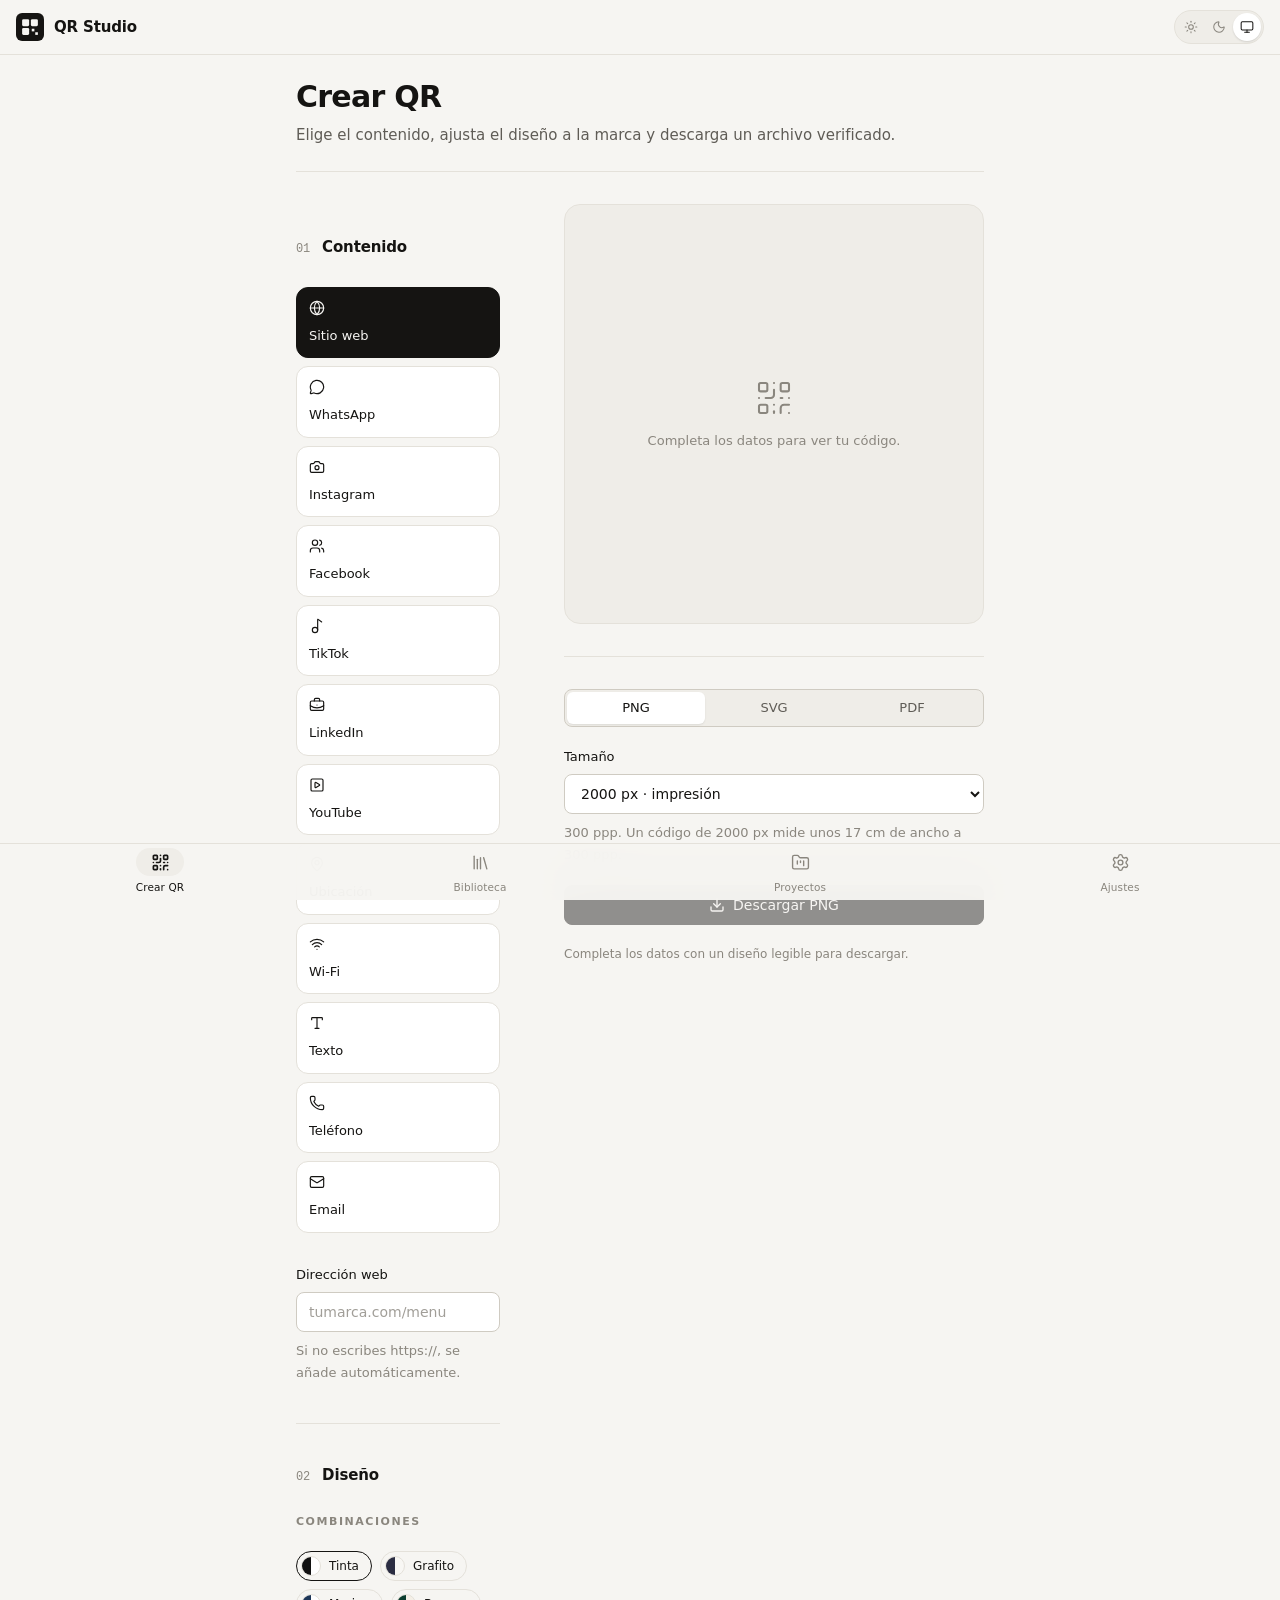
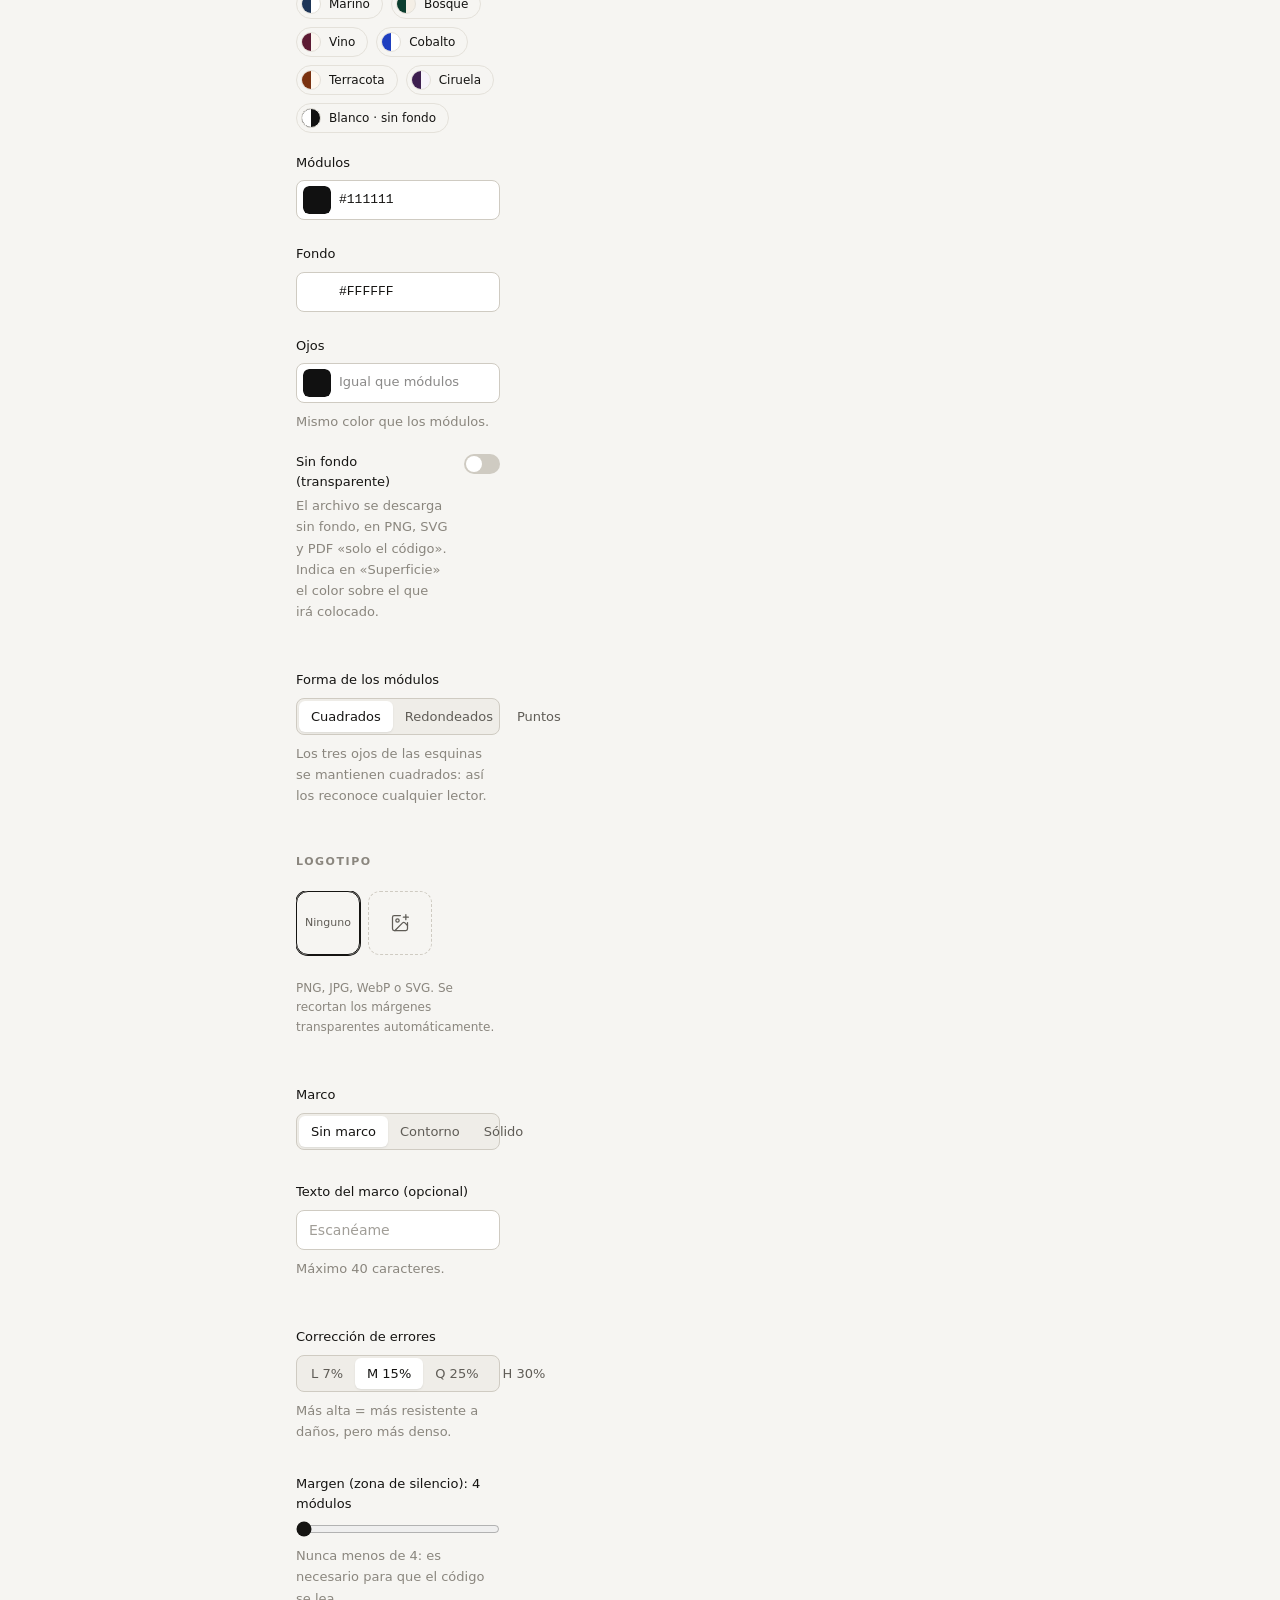
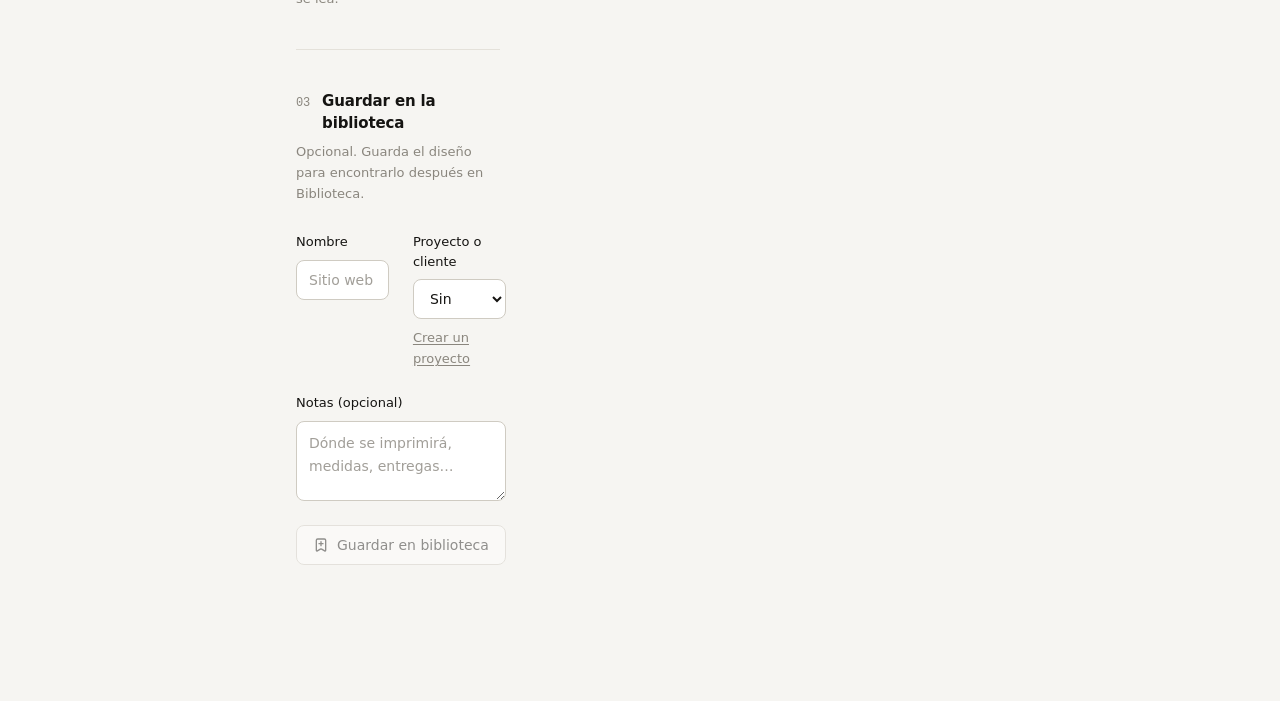
<file: app/index.html>
<!doctype html>
<html lang="es">
  <head>
    <meta charset="UTF-8" />
    <link rel="icon" type="image/svg+xml" href="./favicon.svg" />
    <meta name="viewport" content="width=device-width, initial-scale=1.0, viewport-fit=cover" />
    <meta name="color-scheme" content="light dark" />
    <title>QR Studio</title>
    <meta name="description" content="Crea códigos QR profesionales con el estilo de tu marca." />
    <meta name="robots" content="noindex, nofollow" />
    <link rel="manifest" href="./manifest.webmanifest" />
    <link rel="apple-touch-icon" href="./apple-touch-icon.png" />
    <meta name="apple-mobile-web-app-capable" content="yes" />
    <meta name="mobile-web-app-capable" content="yes" />
    <meta name="apple-mobile-web-app-title" content="QR Studio" />
    <meta name="apple-mobile-web-app-status-bar-style" content="black-translucent" />
    <meta name="theme-color" media="(prefers-color-scheme: light)" content="#f6f5f2" />
    <meta name="theme-color" media="(prefers-color-scheme: dark)" content="#121211" />
    <script>
      // Aplica el tema elegido antes de pintar la página (evita un destello del tema equivocado).
      try {
        var t = localStorage.getItem('qrstudio-theme')
        if (t === 'light' || t === 'dark') document.documentElement.setAttribute('data-theme', t)
      } catch (e) {}
    </script>
    <script type="module" crossorigin src="./assets/index-q4RTtWBk.js"></script>
    <link rel="modulepreload" crossorigin href="./assets/rolldown-runtime-XKyaHtl9.js">
    <link rel="stylesheet" crossorigin href="./assets/index-DRtiy42S.css">
  </head>
  <body>
    <div id="root"></div>
    <script>
      // En las apps nativas los archivos ya vienen dentro de la app: no hace falta.
      if ('serviceWorker' in navigator && !window.Capacitor) addEventListener('load', function () { navigator.serviceWorker.register('./sw.js') })
    </script>
  </body>
</html>
</file>
<file: app/assets/index-DRtiy42S.css>
/*! tailwindcss v4.3.5 | MIT License | https://tailwindcss.com */
@layer properties{@supports (((-webkit-hyphens:none)) and (not (margin-trim:block))) or ((-moz-orient:inline) and (not (color:rgb(from red r g b)))){*,:before,:after,::backdrop{--tw-translate-x:0;--tw-translate-y:0;--tw-translate-z:0;--tw-divide-y-reverse:0;--tw-border-style:solid;--tw-leading:initial;--tw-font-weight:initial;--tw-tracking:initial;--tw-shadow:0 0 #0000;--tw-shadow-color:initial;--tw-shadow-alpha:100%;--tw-inset-shadow:0 0 #0000;--tw-inset-shadow-color:initial;--tw-inset-shadow-alpha:100%;--tw-ring-color:initial;--tw-ring-shadow:0 0 #0000;--tw-inset-ring-color:initial;--tw-inset-ring-shadow:0 0 #0000;--tw-ring-inset:initial;--tw-ring-offset-width:0px;--tw-ring-offset-color:#fff;--tw-ring-offset-shadow:0 0 #0000;--tw-outline-style:solid;--tw-backdrop-blur:initial;--tw-backdrop-brightness:initial;--tw-backdrop-contrast:initial;--tw-backdrop-grayscale:initial;--tw-backdrop-hue-rotate:initial;--tw-backdrop-invert:initial;--tw-backdrop-opacity:initial;--tw-backdrop-saturate:initial;--tw-backdrop-sepia:initial;--tw-duration:initial}}}@layer theme{:root,:host{--font-sans:"Segoe UI Variable Text", "Segoe UI", ui-sans-serif, system-ui, -apple-system, sans-serif;--font-mono:"Cascadia Mono", ui-monospace, "SF Mono", Consolas, monospace;--color-black:#000;--color-white:#fff;--spacing:.25rem;--container-sm:24rem;--container-md:28rem;--container-2xl:42rem;--text-xs:.75rem;--text-xs--line-height:calc(1 / .75);--text-sm:.875rem;--text-sm--line-height:calc(1.25 / .875);--text-lg:1.125rem;--text-lg--line-height:calc(1.75 / 1.125);--text-3xl:1.875rem;--text-3xl--line-height:calc(2.25 / 1.875);--text-4xl:2.25rem;--text-4xl--line-height:calc(2.5 / 2.25);--text-5xl:3rem;--text-5xl--line-height:1;--font-weight-normal:400;--font-weight-medium:500;--font-weight-semibold:600;--tracking-wide:.025em;--leading-snug:1.375;--leading-relaxed:1.625;--radius-md:.375rem;--radius-lg:.5rem;--radius-xl:.75rem;--radius-2xl:1rem;--animate-spin:spin 1s linear infinite;--animate-pulse:pulse 2s cubic-bezier(.4, 0, .6, 1) infinite;--blur-xl:24px;--default-transition-duration:.15s;--default-transition-timing-function:cubic-bezier(.4, 0, .2, 1);--default-font-family:var(--font-sans);--default-mono-font-family:var(--font-mono);--font-display:"Segoe UI Variable Display", "Segoe UI", ui-sans-serif, system-ui, -apple-system, sans-serif;--color-canvas:#f6f5f2;--color-surface:#fff;--color-sunken:#efede8;--color-ink:#151412;--color-ink-muted:#5f5c56;--color-ink-subtle:#8a867e;--color-line:#e4e1da;--color-line-strong:#cfcbc2;--color-accent:#2f4bdb;--color-ok:#1f7a4d;--color-ok-soft:#e6f2ec;--color-warn:#96520a;--color-warn-soft:#fbf0e0;--color-danger:#b42318;--color-danger-soft:#fbe9e7}}@layer base{*,:after,:before,::backdrop{box-sizing:border-box;border:0 solid;margin:0;padding:0}::file-selector-button{box-sizing:border-box;border:0 solid;margin:0;padding:0}html,:host{-webkit-text-size-adjust:100%;tab-size:4;line-height:1.5;font-family:var(--default-font-family,-apple-system, BlinkMacSystemFont, "Segoe UI", Roboto, "Helvetica Neue", "Noto Sans", Arial, sans-serif, "Apple Color Emoji", "Segoe UI Emoji", "Segoe UI Symbol", "Noto Color Emoji");font-feature-settings:var(--default-font-feature-settings,normal);font-variation-settings:var(--default-font-variation-settings,normal);-webkit-tap-highlight-color:transparent}hr{height:0;color:inherit;border-top-width:1px}abbr:where([title]){-webkit-text-decoration:underline dotted;text-decoration:underline dotted}h1,h2,h3,h4,h5,h6{font-size:inherit;font-weight:inherit}a{color:inherit;-webkit-text-decoration:inherit;-webkit-text-decoration:inherit;-webkit-text-decoration:inherit;-webkit-text-decoration:inherit;text-decoration:inherit}b,strong{font-weight:bolder}code,kbd,samp,pre{font-family:var(--default-mono-font-family,ui-monospace, SFMono-Regular, Menlo, Monaco, Consolas, "Liberation Mono", "Courier New", monospace);font-feature-settings:var(--default-mono-font-feature-settings,normal);font-variation-settings:var(--default-mono-font-variation-settings,normal);font-size:1em}small{font-size:80%}sub,sup{vertical-align:baseline;font-size:75%;line-height:0;position:relative}sub{bottom:-.25em}sup{top:-.5em}table{text-indent:0;border-color:inherit;border-collapse:collapse}:-moz-focusring:where(:not(iframe)){outline:auto}progress{vertical-align:baseline}summary{display:list-item}ol,ul,menu{list-style:none}img,svg,video,canvas,audio,iframe,embed,object{vertical-align:middle;display:block}img,video{max-width:100%;height:auto}button,input,select,optgroup,textarea{font:inherit;font-feature-settings:inherit;font-variation-settings:inherit;letter-spacing:inherit;color:inherit;opacity:1;background-color:#0000;border-radius:0}::file-selector-button{font:inherit;font-feature-settings:inherit;font-variation-settings:inherit;letter-spacing:inherit;color:inherit;opacity:1;background-color:#0000;border-radius:0}:where(select:is([multiple],[size])) optgroup{font-weight:bolder}:where(select:is([multiple],[size])) optgroup option{padding-inline-start:20px}::file-selector-button{margin-inline-end:4px}::placeholder{opacity:1}@supports (not ((-webkit-appearance:-apple-pay-button))) or (contain-intrinsic-size:1px){::placeholder{color:currentColor}@supports (color:color-mix(in lab, red, red)){::placeholder{color:color-mix(in oklab, currentcolor 50%, transparent)}}}textarea{resize:vertical}::-webkit-search-decoration{-webkit-appearance:none}::-webkit-date-and-time-value{min-height:1lh;text-align:inherit}::-webkit-datetime-edit{display:inline-flex}::-webkit-datetime-edit-fields-wrapper{padding:0}::-webkit-datetime-edit{padding-block:0}::-webkit-datetime-edit-year-field{padding-block:0}::-webkit-datetime-edit-month-field{padding-block:0}::-webkit-datetime-edit-day-field{padding-block:0}::-webkit-datetime-edit-hour-field{padding-block:0}::-webkit-datetime-edit-minute-field{padding-block:0}::-webkit-datetime-edit-second-field{padding-block:0}::-webkit-datetime-edit-millisecond-field{padding-block:0}::-webkit-datetime-edit-meridiem-field{padding-block:0}::-webkit-calendar-picker-indicator{line-height:1}:-moz-ui-invalid{box-shadow:none}button,input:where([type=button],[type=reset],[type=submit]){appearance:button}::file-selector-button{appearance:button}::-webkit-inner-spin-button{height:auto}::-webkit-outer-spin-button{height:auto}[hidden]:where(:not([hidden=until-found])){display:none!important}}@layer components;@layer utilities{.pointer-events-auto{pointer-events:auto}.pointer-events-none{pointer-events:none}.absolute{position:absolute}.fixed{position:fixed}.relative{position:relative}.static{position:static}.sticky{position:sticky}.inset-x-0{inset-inline:0}.inset-x-4{inset-inline:calc(var(--spacing) * 4)}.inset-y-0{inset-block:0}.-top-1{top:calc(var(--spacing) * -1)}.top-0{top:0}.top-0\.5{top:calc(var(--spacing) * .5)}.top-1\/2{top:50%}.top-3{top:calc(var(--spacing) * 3)}.-right-1{right:calc(var(--spacing) * -1)}.right-3{right:calc(var(--spacing) * 3)}.right-4{right:calc(var(--spacing) * 4)}.bottom-0{bottom:0}.bottom-3{bottom:calc(var(--spacing) * 3)}.bottom-4{bottom:calc(var(--spacing) * 4)}.left-0{left:0}.left-1\/2{left:50%}.left-3{left:calc(var(--spacing) * 3)}.z-20{z-index:20}.z-30{z-index:30}.z-50{z-index:50}.col-span-2{grid-column:span 2/span 2}.m-auto{margin:auto}.mx-auto{margin-inline:auto}.mt-0\.5{margin-top:calc(var(--spacing) * .5)}.mt-1{margin-top:var(--spacing)}.mt-1\.5{margin-top:calc(var(--spacing) * 1.5)}.mt-2{margin-top:calc(var(--spacing) * 2)}.mt-3{margin-top:calc(var(--spacing) * 3)}.mt-4{margin-top:calc(var(--spacing) * 4)}.mt-5{margin-top:calc(var(--spacing) * 5)}.mt-6{margin-top:calc(var(--spacing) * 6)}.mt-auto{margin-top:auto}.-mr-2{margin-right:calc(var(--spacing) * -2)}.mb-4{margin-bottom:calc(var(--spacing) * 4)}.mb-7{margin-bottom:calc(var(--spacing) * 7)}.block{display:block}.contents{display:contents}.flex{display:flex}.grid{display:grid}.hidden{display:none}.inline-flex{display:inline-flex}.aspect-square{aspect-ratio:1}.size-3\.5{width:calc(var(--spacing) * 3.5);height:calc(var(--spacing) * 3.5)}.size-4{width:calc(var(--spacing) * 4);height:calc(var(--spacing) * 4)}.size-5{width:calc(var(--spacing) * 5);height:calc(var(--spacing) * 5)}.size-7{width:calc(var(--spacing) * 7);height:calc(var(--spacing) * 7)}.size-10{width:calc(var(--spacing) * 10);height:calc(var(--spacing) * 10)}.size-12{width:calc(var(--spacing) * 12);height:calc(var(--spacing) * 12)}.size-14{width:calc(var(--spacing) * 14);height:calc(var(--spacing) * 14)}.size-16{width:calc(var(--spacing) * 16);height:calc(var(--spacing) * 16)}.size-\[19px\]{width:19px;height:19px}.size-\[88px\]{width:88px;height:88px}.size-full{width:100%;height:100%}.h-2{height:calc(var(--spacing) * 2)}.h-5{height:calc(var(--spacing) * 5)}.h-7{height:calc(var(--spacing) * 7)}.h-8{height:calc(var(--spacing) * 8)}.h-10{height:calc(var(--spacing) * 10)}.h-24{height:calc(var(--spacing) * 24)}.h-full{height:100%}.max-h-\[85vh\]{max-height:85vh}.max-h-full{max-height:100%}.min-h-20{min-height:calc(var(--spacing) * 20)}.min-h-\[56px\]{min-height:56px}.min-h-svh{min-height:100svh}.w-0{width:0}.w-1\/2{width:50%}.w-9{width:calc(var(--spacing) * 9)}.w-12{width:calc(var(--spacing) * 12)}.w-\[calc\(100\%-2rem\)\]{width:calc(100% - 2rem)}.w-full{width:100%}.max-w-2xl{max-width:var(--container-2xl)}.max-w-\[16rem\]{max-width:16rem}.max-w-\[420px\]{max-width:420px}.max-w-\[720px\]{max-width:720px}.max-w-\[1240px\]{max-width:1240px}.max-w-full{max-width:100%}.max-w-md{max-width:var(--container-md)}.max-w-prose{max-width:65ch}.max-w-sm{max-width:var(--container-sm)}.min-w-0{min-width:0}.flex-1{flex:1}.shrink-0{flex-shrink:0}.-translate-x-1\/2{--tw-translate-x:calc(calc(1 / 2 * 100%) * -1);translate:var(--tw-translate-x) var(--tw-translate-y)}.translate-x-0\.5{--tw-translate-x:calc(var(--spacing) * .5);translate:var(--tw-translate-x) var(--tw-translate-y)}.translate-x-4\.5{--tw-translate-x:calc(var(--spacing) * 4.5);translate:var(--tw-translate-x) var(--tw-translate-y)}.-translate-y-1\/2{--tw-translate-y:calc(calc(1 / 2 * 100%) * -1);translate:var(--tw-translate-x) var(--tw-translate-y)}.rotate-180{rotate:180deg}.animate-pulse{animation:var(--animate-pulse)}.animate-spin{animation:var(--animate-spin)}.cursor-not-allowed{cursor:not-allowed}.scroll-mt-20{scroll-margin-top:calc(var(--spacing) * 20)}.grid-cols-2{grid-template-columns:repeat(2,minmax(0,1fr))}.grid-cols-3{grid-template-columns:repeat(3,minmax(0,1fr))}.grid-cols-4{grid-template-columns:repeat(4,minmax(0,1fr))}.grid-cols-\[56px_minmax\(0\,1fr\)\]{grid-template-columns:56px minmax(0,1fr)}.grid-cols-\[110px_minmax\(0\,1fr\)\]{grid-template-columns:110px minmax(0,1fr)}.grid-cols-\[auto_minmax\(0\,1fr\)\]{grid-template-columns:auto minmax(0,1fr)}.grid-cols-\[minmax\(0\,1fr\)\]{grid-template-columns:minmax(0,1fr)}.grid-cols-\[minmax\(0\,1fr\)_auto\]{grid-template-columns:minmax(0,1fr) auto}.grid-cols-\[repeat\(auto-fill\,minmax\(104px\,1fr\)\)\]{grid-template-columns:repeat(auto-fill,minmax(104px,1fr))}.grid-cols-\[repeat\(auto-fill\,minmax\(168px\,1fr\)\)\]{grid-template-columns:repeat(auto-fill,minmax(168px,1fr))}.flex-col{flex-direction:column}.flex-wrap{flex-wrap:wrap}.place-items-center{place-items:center}.content-start{align-content:flex-start}.items-baseline{align-items:baseline}.items-center{align-items:center}.items-end{align-items:flex-end}.items-start{align-items:flex-start}.justify-between{justify-content:space-between}.justify-center{justify-content:center}.justify-end{justify-content:flex-end}.justify-items-center{justify-items:center}.gap-0{gap:0}.gap-1{gap:var(--spacing)}.gap-1\.5{gap:calc(var(--spacing) * 1.5)}.gap-2{gap:calc(var(--spacing) * 2)}.gap-2\.5{gap:calc(var(--spacing) * 2.5)}.gap-3{gap:calc(var(--spacing) * 3)}.gap-4{gap:calc(var(--spacing) * 4)}.gap-5{gap:calc(var(--spacing) * 5)}.gap-6{gap:calc(var(--spacing) * 6)}.gap-8{gap:calc(var(--spacing) * 8)}.gap-10{gap:calc(var(--spacing) * 10)}.gap-12{gap:calc(var(--spacing) * 12)}.gap-\[3px\]{gap:3px}.gap-px{gap:1px}.gap-x-2{column-gap:calc(var(--spacing) * 2)}.gap-x-4{column-gap:calc(var(--spacing) * 4)}.gap-x-5{column-gap:calc(var(--spacing) * 5)}.gap-x-6{column-gap:calc(var(--spacing) * 6)}.gap-x-8{column-gap:calc(var(--spacing) * 8)}.gap-y-1{row-gap:var(--spacing)}.gap-y-3{row-gap:calc(var(--spacing) * 3)}.gap-y-4{row-gap:calc(var(--spacing) * 4)}.gap-y-6{row-gap:calc(var(--spacing) * 6)}.gap-y-8{row-gap:calc(var(--spacing) * 8)}:where(.divide-y>:not(:last-child)){--tw-divide-y-reverse:0;border-bottom-style:var(--tw-border-style);border-top-style:var(--tw-border-style);border-top-width:calc(1px * var(--tw-divide-y-reverse));border-bottom-width:calc(1px * calc(1 - var(--tw-divide-y-reverse)))}:where(.divide-line>:not(:last-child)){border-color:var(--color-line)}.truncate{text-overflow:ellipsis;white-space:nowrap;overflow:hidden}.overflow-hidden{overflow:hidden}.overflow-x-auto{overflow-x:auto}.overflow-y-auto{overflow-y:auto}.rounded{border-radius:.25rem}.rounded-2xl{border-radius:var(--radius-2xl)}.rounded-full{border-radius:2147483647px}.rounded-lg{border-radius:var(--radius-lg)}.rounded-md{border-radius:var(--radius-md)}.rounded-xl{border-radius:var(--radius-xl)}.rounded-t-\[2px\]{border-top-left-radius:2px;border-top-right-radius:2px}.border{border-style:var(--tw-border-style);border-width:1px}.border-2{border-style:var(--tw-border-style);border-width:2px}.border-y{border-block-style:var(--tw-border-style);border-block-width:1px}.border-t{border-top-style:var(--tw-border-style);border-top-width:1px}.border-b{border-bottom-style:var(--tw-border-style);border-bottom-width:1px}.border-dashed{--tw-border-style:dashed;border-style:dashed}.border-canvas{border-color:var(--color-canvas)}.border-danger{border-color:var(--color-danger)}.border-danger\/30{border-color:#b423184d}@supports (color:color-mix(in lab, red, red)){.border-danger\/30{border-color:color-mix(in oklab, var(--color-danger) 30%, transparent)}}.border-ink{border-color:var(--color-ink)}.border-line{border-color:var(--color-line)}.border-line-strong{border-color:var(--color-line-strong)}.border-transparent{border-color:#0000}.bg-black\/45{background-color:#00000073}@supports (color:color-mix(in lab, red, red)){.bg-black\/45{background-color:color-mix(in oklab, var(--color-black) 45%, transparent)}}.bg-canvas{background-color:var(--color-canvas)}.bg-canvas\/90{background-color:#f6f5f2e6}@supports (color:color-mix(in lab, red, red)){.bg-canvas\/90{background-color:color-mix(in oklab, var(--color-canvas) 90%, transparent)}}.bg-danger-soft{background-color:var(--color-danger-soft)}.bg-ink{background-color:var(--color-ink)}.bg-ink\/80{background-color:#151412cc}@supports (color:color-mix(in lab, red, red)){.bg-ink\/80{background-color:color-mix(in oklab, var(--color-ink) 80%, transparent)}}.bg-line{background-color:var(--color-line)}.bg-line-strong{background-color:var(--color-line-strong)}.bg-ok{background-color:var(--color-ok)}.bg-ok-soft{background-color:var(--color-ok-soft)}.bg-sunken{background-color:var(--color-sunken)}.bg-surface{background-color:var(--color-surface)}.bg-transparent{background-color:#0000}.bg-warn{background-color:var(--color-warn)}.bg-warn-soft{background-color:var(--color-warn-soft)}.bg-white{background-color:var(--color-white)}.fill-canvas{fill:var(--color-canvas)}.fill-ink{fill:var(--color-ink)}.object-contain{object-fit:contain}.p-0{padding:0}.p-0\.5{padding:calc(var(--spacing) * .5)}.p-1{padding:var(--spacing)}.p-1\.5{padding:calc(var(--spacing) * 1.5)}.p-2{padding:calc(var(--spacing) * 2)}.p-8{padding:calc(var(--spacing) * 8)}.px-1{padding-inline:var(--spacing)}.px-1\.5{padding-inline:calc(var(--spacing) * 1.5)}.px-2\.5{padding-inline:calc(var(--spacing) * 2.5)}.px-3{padding-inline:calc(var(--spacing) * 3)}.px-3\.5{padding-inline:calc(var(--spacing) * 3.5)}.px-4{padding-inline:calc(var(--spacing) * 4)}.px-5{padding-inline:calc(var(--spacing) * 5)}.px-6{padding-inline:calc(var(--spacing) * 6)}.py-0\.5{padding-block:calc(var(--spacing) * .5)}.py-1{padding-block:var(--spacing)}.py-1\.5{padding-block:calc(var(--spacing) * 1.5)}.py-2{padding-block:calc(var(--spacing) * 2)}.py-2\.5{padding-block:calc(var(--spacing) * 2.5)}.py-3{padding-block:calc(var(--spacing) * 3)}.py-3\.5{padding-block:calc(var(--spacing) * 3.5)}.py-4{padding-block:calc(var(--spacing) * 4)}.py-8{padding-block:calc(var(--spacing) * 8)}.py-10{padding-block:calc(var(--spacing) * 10)}.py-16{padding-block:calc(var(--spacing) * 16)}.pt-5{padding-top:calc(var(--spacing) * 5)}.pt-6{padding-top:calc(var(--spacing) * 6)}.pt-8{padding-top:calc(var(--spacing) * 8)}.pr-1{padding-right:var(--spacing)}.pr-3{padding-right:calc(var(--spacing) * 3)}.pr-8{padding-right:calc(var(--spacing) * 8)}.pb-1{padding-bottom:var(--spacing)}.pb-2{padding-bottom:calc(var(--spacing) * 2)}.pb-5{padding-bottom:calc(var(--spacing) * 5)}.pb-6{padding-bottom:calc(var(--spacing) * 6)}.pl-1{padding-left:var(--spacing)}.pl-1\.5{padding-left:calc(var(--spacing) * 1.5)}.pl-9{padding-left:calc(var(--spacing) * 9)}.text-center{text-align:center}.text-left{text-align:left}.text-right{text-align:right}.font-display{font-family:var(--font-display)}.font-mono{font-family:var(--font-mono)}.text-3xl{font-size:var(--text-3xl);line-height:var(--tw-leading,var(--text-3xl--line-height))}.text-4xl{font-size:var(--text-4xl);line-height:var(--tw-leading,var(--text-4xl--line-height))}.text-5xl{font-size:var(--text-5xl);line-height:var(--tw-leading,var(--text-5xl--line-height))}.text-lg{font-size:var(--text-lg);line-height:var(--tw-leading,var(--text-lg--line-height))}.text-sm{font-size:var(--text-sm);line-height:var(--tw-leading,var(--text-sm--line-height))}.text-xs{font-size:var(--text-xs);line-height:var(--tw-leading,var(--text-xs--line-height))}.text-\[10\.5px\]{font-size:10.5px}.text-\[11px\]{font-size:11px}.text-\[12px\]{font-size:12px}.text-\[13px\]{font-size:13px}.text-\[14px\]{font-size:14px}.text-\[15px\]{font-size:15px}.leading-relaxed{--tw-leading:var(--leading-relaxed);line-height:var(--leading-relaxed)}.leading-snug{--tw-leading:var(--leading-snug);line-height:var(--leading-snug)}.font-medium{--tw-font-weight:var(--font-weight-medium);font-weight:var(--font-weight-medium)}.font-normal{--tw-font-weight:var(--font-weight-normal);font-weight:var(--font-weight-normal)}.font-semibold{--tw-font-weight:var(--font-weight-semibold);font-weight:var(--font-weight-semibold)}.tracking-\[-0\.01em\]{--tw-tracking:-.01em;letter-spacing:-.01em}.tracking-\[-0\.03em\]{--tw-tracking:-.03em;letter-spacing:-.03em}.tracking-\[-0\.015em\]{--tw-tracking:-.015em;letter-spacing:-.015em}.tracking-\[-0\.025em\]{--tw-tracking:-.025em;letter-spacing:-.025em}.tracking-\[0\.01em\]{--tw-tracking:.01em;letter-spacing:.01em}.tracking-\[0\.14em\]{--tw-tracking:.14em;letter-spacing:.14em}.tracking-wide{--tw-tracking:var(--tracking-wide);letter-spacing:var(--tracking-wide)}.text-balance{text-wrap:balance}.text-pretty{text-wrap:pretty}.break-all{word-break:break-all}.whitespace-nowrap{white-space:nowrap}.text-canvas{color:var(--color-canvas)}.text-danger{color:var(--color-danger)}.text-ink{color:var(--color-ink)}.text-ink-muted{color:var(--color-ink-muted)}.text-ink-subtle{color:var(--color-ink-subtle)}.text-ok{color:var(--color-ok)}.text-warn{color:var(--color-warn)}.text-white{color:var(--color-white)}.uppercase{text-transform:uppercase}.underline{text-decoration-line:underline}.underline-offset-2{text-underline-offset:2px}.opacity-30{opacity:.3}.opacity-40{opacity:.4}.opacity-60{opacity:.6}.shadow-\[0_1px_2px_rgb\(0_0_0\/0\.08\)\]{--tw-shadow:0 1px 2px var(--tw-shadow-color,#00000014);box-shadow:var(--tw-inset-shadow), var(--tw-inset-ring-shadow), var(--tw-ring-offset-shadow), var(--tw-ring-shadow), var(--tw-shadow)}.shadow-\[0_1px_2px_rgb\(0_0_0\/0\.12\)\]{--tw-shadow:0 1px 2px var(--tw-shadow-color,#0000001f);box-shadow:var(--tw-inset-shadow), var(--tw-inset-ring-shadow), var(--tw-ring-offset-shadow), var(--tw-ring-shadow), var(--tw-shadow)}.shadow-\[0_8px_24px_rgb\(0_0_0\/0\.12\)\]{--tw-shadow:0 8px 24px var(--tw-shadow-color,#0000001f);box-shadow:var(--tw-inset-shadow), var(--tw-inset-ring-shadow), var(--tw-ring-offset-shadow), var(--tw-ring-shadow), var(--tw-shadow)}.shadow-\[0_8px_24px_rgba\(0\,0\,0\,0\.18\)\]{--tw-shadow:0 8px 24px var(--tw-shadow-color,#0000002e);box-shadow:var(--tw-inset-shadow), var(--tw-inset-ring-shadow), var(--tw-ring-offset-shadow), var(--tw-ring-shadow), var(--tw-shadow)}.shadow-\[0_24px_60px_rgb\(0_0_0\/0\.18\)\]{--tw-shadow:0 24px 60px var(--tw-shadow-color,#0000002e);box-shadow:var(--tw-inset-shadow), var(--tw-inset-ring-shadow), var(--tw-ring-offset-shadow), var(--tw-ring-shadow), var(--tw-shadow)}.ring-1{--tw-ring-shadow:var(--tw-ring-inset, ) 0 0 0 calc(1px + var(--tw-ring-offset-width)) var(--tw-ring-color,currentcolor);box-shadow:var(--tw-inset-shadow), var(--tw-inset-ring-shadow), var(--tw-ring-offset-shadow), var(--tw-ring-shadow), var(--tw-shadow)}.ring-ink{--tw-ring-color:var(--color-ink)}.outline{outline-style:var(--tw-outline-style);outline-width:1px}.backdrop-blur{--tw-backdrop-blur:blur(8px);-webkit-backdrop-filter:var(--tw-backdrop-blur, ) var(--tw-backdrop-brightness, ) var(--tw-backdrop-contrast, ) var(--tw-backdrop-grayscale, ) var(--tw-backdrop-hue-rotate, ) var(--tw-backdrop-invert, ) var(--tw-backdrop-opacity, ) var(--tw-backdrop-saturate, ) var(--tw-backdrop-sepia, );backdrop-filter:var(--tw-backdrop-blur, ) var(--tw-backdrop-brightness, ) var(--tw-backdrop-contrast, ) var(--tw-backdrop-grayscale, ) var(--tw-backdrop-hue-rotate, ) var(--tw-backdrop-invert, ) var(--tw-backdrop-opacity, ) var(--tw-backdrop-saturate, ) var(--tw-backdrop-sepia, )}.transition{transition-property:color,background-color,border-color,outline-color,text-decoration-color,fill,stroke,--tw-gradient-from,--tw-gradient-via,--tw-gradient-to,opacity,box-shadow,transform,translate,scale,rotate,filter,-webkit-backdrop-filter,backdrop-filter,display,content-visibility,overlay,pointer-events;transition-timing-function:var(--tw-ease,var(--default-transition-timing-function));transition-duration:var(--tw-duration,var(--default-transition-duration))}.transition-colors{transition-property:color,background-color,border-color,outline-color,text-decoration-color,fill,stroke,--tw-gradient-from,--tw-gradient-via,--tw-gradient-to;transition-timing-function:var(--tw-ease,var(--default-transition-timing-function));transition-duration:var(--tw-duration,var(--default-transition-duration))}.transition-opacity{transition-property:opacity;transition-timing-function:var(--tw-ease,var(--default-transition-timing-function));transition-duration:var(--tw-duration,var(--default-transition-duration))}.transition-transform{transition-property:transform,translate,scale,rotate;transition-timing-function:var(--tw-ease,var(--default-transition-timing-function));transition-duration:var(--tw-duration,var(--default-transition-duration))}.duration-200{--tw-duration:.2s;transition-duration:.2s}.outline-none{--tw-outline-style:none;outline-style:none}@media (hover:hover){:is(:where(.group):hover .group-hover\:underline){text-decoration-line:underline}:is(:where(.group):hover .group-hover\:underline-offset-2){text-underline-offset:2px}}.placeholder\:font-sans::placeholder{font-family:var(--font-sans)}.placeholder\:text-ink-subtle\/80::placeholder{color:#8a867ecc}@supports (color:color-mix(in lab, red, red)){.placeholder\:text-ink-subtle\/80::placeholder{color:color-mix(in oklab, var(--color-ink-subtle) 80%, transparent)}}.placeholder\:normal-case::placeholder{text-transform:none}.backdrop\:bg-ink\/40::backdrop{background-color:#15141266}@supports (color:color-mix(in lab, red, red)){.backdrop\:bg-ink\/40::backdrop{background-color:color-mix(in oklab, var(--color-ink) 40%, transparent)}}.backdrop\:backdrop-blur-\[2px\]::backdrop{--tw-backdrop-blur:blur(2px);-webkit-backdrop-filter:var(--tw-backdrop-blur, ) var(--tw-backdrop-brightness, ) var(--tw-backdrop-contrast, ) var(--tw-backdrop-grayscale, ) var(--tw-backdrop-hue-rotate, ) var(--tw-backdrop-invert, ) var(--tw-backdrop-opacity, ) var(--tw-backdrop-saturate, ) var(--tw-backdrop-sepia, );backdrop-filter:var(--tw-backdrop-blur, ) var(--tw-backdrop-brightness, ) var(--tw-backdrop-contrast, ) var(--tw-backdrop-grayscale, ) var(--tw-backdrop-hue-rotate, ) var(--tw-backdrop-invert, ) var(--tw-backdrop-opacity, ) var(--tw-backdrop-saturate, ) var(--tw-backdrop-sepia, )}.first\:pt-8:first-child{padding-top:calc(var(--spacing) * 8)}.last\:border-b-0:last-child{border-bottom-style:var(--tw-border-style);border-bottom-width:0}.focus-within\:border-accent:focus-within{border-color:var(--color-accent)}.focus-within\:ring-2:focus-within{--tw-ring-shadow:var(--tw-ring-inset, ) 0 0 0 calc(2px + var(--tw-ring-offset-width)) var(--tw-ring-color,currentcolor);box-shadow:var(--tw-inset-shadow), var(--tw-inset-ring-shadow), var(--tw-ring-offset-shadow), var(--tw-ring-shadow), var(--tw-shadow)}.focus-within\:ring-accent\/30:focus-within{--tw-ring-color:#2f4bdb4d}@supports (color:color-mix(in lab, red, red)){.focus-within\:ring-accent\/30:focus-within{--tw-ring-color:color-mix(in oklab, var(--color-accent) 30%, transparent)}}@media (hover:hover){.hover\:border-danger:hover{border-color:var(--color-danger)}.hover\:border-ink-subtle:hover{border-color:var(--color-ink-subtle)}.hover\:border-line-strong:hover{border-color:var(--color-line-strong)}.hover\:bg-ink\/85:hover{background-color:#151412d9}@supports (color:color-mix(in lab, red, red)){.hover\:bg-ink\/85:hover{background-color:color-mix(in oklab, var(--color-ink) 85%, transparent)}}.hover\:bg-sunken:hover{background-color:var(--color-sunken)}.hover\:bg-surface:hover{background-color:var(--color-surface)}.hover\:text-ink:hover{color:var(--color-ink)}.hover\:text-ink-muted:hover{color:var(--color-ink-muted)}}.focus\:border-accent:focus{border-color:var(--color-accent)}.focus\:ring-2:focus{--tw-ring-shadow:var(--tw-ring-inset, ) 0 0 0 calc(2px + var(--tw-ring-offset-width)) var(--tw-ring-color,currentcolor);box-shadow:var(--tw-inset-shadow), var(--tw-inset-ring-shadow), var(--tw-ring-offset-shadow), var(--tw-ring-shadow), var(--tw-shadow)}.focus\:ring-accent\/30:focus{--tw-ring-color:#2f4bdb4d}@supports (color:color-mix(in lab, red, red)){.focus\:ring-accent\/30:focus{--tw-ring-color:color-mix(in oklab, var(--color-accent) 30%, transparent)}}.focus\:outline-none:focus{--tw-outline-style:none;outline-style:none}.focus-visible\:outline-2:focus-visible{outline-style:var(--tw-outline-style);outline-width:2px}.focus-visible\:outline-offset-1:focus-visible{outline-offset:1px}.focus-visible\:outline-offset-2:focus-visible{outline-offset:2px}.focus-visible\:outline-accent:focus-visible{outline-color:var(--color-accent)}.disabled\:cursor-not-allowed:disabled{cursor:not-allowed}.disabled\:opacity-45:disabled{opacity:.45}.disabled\:opacity-50:disabled{opacity:.5}@supports ((-webkit-backdrop-filter:var(--tw)) or (backdrop-filter:var(--tw))){.supports-\[backdrop-filter\]\:bg-canvas\/95{background-color:#f6f5f2f2}@supports (color:color-mix(in lab, red, red)){.supports-\[backdrop-filter\]\:bg-canvas\/95{background-color:color-mix(in oklab, var(--color-canvas) 95%, transparent)}}.supports-\[backdrop-filter\]\:backdrop-blur-xl{--tw-backdrop-blur:blur(var(--blur-xl));-webkit-backdrop-filter:var(--tw-backdrop-blur, ) var(--tw-backdrop-brightness, ) var(--tw-backdrop-contrast, ) var(--tw-backdrop-grayscale, ) var(--tw-backdrop-hue-rotate, ) var(--tw-backdrop-invert, ) var(--tw-backdrop-opacity, ) var(--tw-backdrop-saturate, ) var(--tw-backdrop-sepia, );backdrop-filter:var(--tw-backdrop-blur, ) var(--tw-backdrop-brightness, ) var(--tw-backdrop-contrast, ) var(--tw-backdrop-grayscale, ) var(--tw-backdrop-hue-rotate, ) var(--tw-backdrop-invert, ) var(--tw-backdrop-opacity, ) var(--tw-backdrop-saturate, ) var(--tw-backdrop-sepia, )}}@media (width>=40rem){.sm\:inset-x-auto{inset-inline:auto}.sm\:right-6{right:calc(var(--spacing) * 6)}.sm\:col-span-1{grid-column:span 1/span 1}.sm\:grid-cols-2{grid-template-columns:repeat(2,minmax(0,1fr))}.sm\:grid-cols-3{grid-template-columns:repeat(3,minmax(0,1fr))}.sm\:grid-cols-\[1fr_auto_auto\]{grid-template-columns:1fr auto auto}.sm\:grid-cols-\[56px_minmax\(0\,1fr\)_auto\]{grid-template-columns:56px minmax(0,1fr) auto}.sm\:grid-cols-\[minmax\(0\,1fr\)_auto\]{grid-template-columns:minmax(0,1fr) auto}.sm\:grid-cols-\[minmax\(0\,240px\)_minmax\(0\,1fr\)_64px\]{grid-template-columns:minmax(0,240px) minmax(0,1fr) 64px}.sm\:flex-col{flex-direction:column}.sm\:items-center{align-items:center}.sm\:items-end{align-items:flex-end}.sm\:gap-1\.5{gap:calc(var(--spacing) * 1.5)}.sm\:gap-6{gap:calc(var(--spacing) * 6)}.sm\:px-8{padding-inline:calc(var(--spacing) * 8)}}@media (width>=64rem){.lg\:sticky{position:sticky}.lg\:top-8{top:calc(var(--spacing) * 8)}.lg\:block{display:block}.lg\:flex{display:flex}.lg\:grid{display:grid}.lg\:hidden{display:none}.lg\:h-svh{height:100svh}.lg\:w-40{width:calc(var(--spacing) * 40)}.lg\:w-52{width:calc(var(--spacing) * 52)}.lg\:grid-cols-\[232px_minmax\(0\,1fr\)\]{grid-template-columns:232px minmax(0,1fr)}.lg\:grid-cols-\[380px_minmax\(0\,1fr\)\]{grid-template-columns:380px minmax(0,1fr)}.lg\:grid-cols-\[minmax\(0\,1fr\)_360px\]{grid-template-columns:minmax(0,1fr) 360px}.lg\:grid-cols-\[minmax\(0\,1fr\)_auto_auto_auto\]{grid-template-columns:minmax(0,1fr) auto auto auto}.lg\:flex-col{flex-direction:column}.lg\:items-center{align-items:center}.lg\:gap-0\.5{gap:calc(var(--spacing) * .5)}.lg\:gap-14{gap:calc(var(--spacing) * 14)}.lg\:self-start{align-self:flex-start}.lg\:overflow-visible{overflow:visible}.lg\:border-r{border-right-style:var(--tw-border-style);border-right-width:1px}.lg\:border-b-0{border-bottom-style:var(--tw-border-style);border-bottom-width:0}.lg\:bg-canvas{background-color:var(--color-canvas)}.lg\:px-3{padding-inline:calc(var(--spacing) * 3)}.lg\:px-5{padding-inline:calc(var(--spacing) * 5)}.lg\:px-10{padding-inline:calc(var(--spacing) * 10)}.lg\:py-10{padding-block:calc(var(--spacing) * 10)}.lg\:pt-6{padding-top:calc(var(--spacing) * 6)}.lg\:pb-0{padding-bottom:0}.lg\:pb-8{padding-bottom:calc(var(--spacing) * 8)}}@media (width>=80rem){.xl\:grid-cols-\[420px_minmax\(0\,1fr\)\]{grid-template-columns:420px minmax(0,1fr)}.xl\:grid-cols-\[minmax\(0\,1fr\)_420px\]{grid-template-columns:minmax(0,1fr) 420px}.xl\:gap-16{gap:calc(var(--spacing) * 16)}}.\[\&_svg\]\:size-full svg{width:100%;height:100%}}:root{--lightningcss-light:initial;--lightningcss-dark: ;color-scheme:light}@media (prefers-color-scheme:dark){:root:not([data-theme=light]){--lightningcss-light: ;--lightningcss-dark:initial;color-scheme:dark;--color-canvas:#121211;--color-surface:#1a1a18;--color-sunken:#0d0d0c;--color-ink:#f2f0eb;--color-ink-muted:#b3afa6;--color-ink-subtle:#827e76;--color-line:#2c2b28;--color-line-strong:#3d3b37;--color-accent:#8ea2ff;--color-accent-ink:#0d1440;--color-ok:#5cc68f;--color-ok-soft:#12271c;--color-warn:#f0a94a;--color-warn-soft:#2b1e0c;--color-danger:#f1776c;--color-danger-soft:#2d1311}}:root[data-theme=dark]{--lightningcss-light: ;--lightningcss-dark:initial;color-scheme:dark;--color-canvas:#121211;--color-surface:#1a1a18;--color-sunken:#0d0d0c;--color-ink:#f2f0eb;--color-ink-muted:#b3afa6;--color-ink-subtle:#827e76;--color-line:#2c2b28;--color-line-strong:#3d3b37;--color-accent:#8ea2ff;--color-accent-ink:#0d1440;--color-ok:#5cc68f;--color-ok-soft:#12271c;--color-warn:#f0a94a;--color-warn-soft:#2b1e0c;--color-danger:#f1776c;--color-danger-soft:#2d1311}html{background:var(--color-canvas);color:var(--color-ink);font-family:var(--font-sans);-webkit-font-smoothing:antialiased;text-rendering:optimizelegibility}.checkerboard{background-color:#fff;background-image:linear-gradient(45deg,#ece9e3 25%,#0000 25%),linear-gradient(-45deg,#ece9e3 25%,#0000 25%),linear-gradient(45deg,#0000 75%,#ece9e3 75%),linear-gradient(-45deg,#0000 75%,#ece9e3 75%);background-position:0 0,0 8px,8px -8px,-8px 0;background-size:16px 16px}.qr-svg svg{width:100%;height:auto;display:block}input[type=color]{appearance:none;cursor:pointer;background:0 0;border:none;padding:0}input[type=color]::-webkit-color-swatch-wrapper{padding:0}input[type=color]::-webkit-color-swatch{border:none;border-radius:6px}input[type=color]::-moz-color-swatch{border:none;border-radius:6px}input[type=range]{accent-color:var(--color-ink)}@media (prefers-reduced-motion:reduce){*,:before,:after{transition-duration:.01ms!important;animation-duration:.01ms!important}}@property --tw-translate-x{syntax:"*";inherits:false;initial-value:0}@property --tw-translate-y{syntax:"*";inherits:false;initial-value:0}@property --tw-translate-z{syntax:"*";inherits:false;initial-value:0}@property --tw-divide-y-reverse{syntax:"*";inherits:false;initial-value:0}@property --tw-border-style{syntax:"*";inherits:false;initial-value:solid}@property --tw-leading{syntax:"*";inherits:false}@property --tw-font-weight{syntax:"*";inherits:false}@property --tw-tracking{syntax:"*";inherits:false}@property --tw-shadow{syntax:"*";inherits:false;initial-value:0 0 #0000}@property --tw-shadow-color{syntax:"*";inherits:false}@property --tw-shadow-alpha{syntax:"<percentage>";inherits:false;initial-value:100%}@property --tw-inset-shadow{syntax:"*";inherits:false;initial-value:0 0 #0000}@property --tw-inset-shadow-color{syntax:"*";inherits:false}@property --tw-inset-shadow-alpha{syntax:"<percentage>";inherits:false;initial-value:100%}@property --tw-ring-color{syntax:"*";inherits:false}@property --tw-ring-shadow{syntax:"*";inherits:false;initial-value:0 0 #0000}@property --tw-inset-ring-color{syntax:"*";inherits:false}@property --tw-inset-ring-shadow{syntax:"*";inherits:false;initial-value:0 0 #0000}@property --tw-ring-inset{syntax:"*";inherits:false}@property --tw-ring-offset-width{syntax:"<length>";inherits:false;initial-value:0}@property --tw-ring-offset-color{syntax:"*";inherits:false;initial-value:#fff}@property --tw-ring-offset-shadow{syntax:"*";inherits:false;initial-value:0 0 #0000}@property --tw-outline-style{syntax:"*";inherits:false;initial-value:solid}@property --tw-backdrop-blur{syntax:"*";inherits:false}@property --tw-backdrop-brightness{syntax:"*";inherits:false}@property --tw-backdrop-contrast{syntax:"*";inherits:false}@property --tw-backdrop-grayscale{syntax:"*";inherits:false}@property --tw-backdrop-hue-rotate{syntax:"*";inherits:false}@property --tw-backdrop-invert{syntax:"*";inherits:false}@property --tw-backdrop-opacity{syntax:"*";inherits:false}@property --tw-backdrop-saturate{syntax:"*";inherits:false}@property --tw-backdrop-sepia{syntax:"*";inherits:false}@property --tw-duration{syntax:"*";inherits:false}@keyframes spin{to{transform:rotate(360deg)}}@keyframes pulse{50%{opacity:.5}}
</file>
